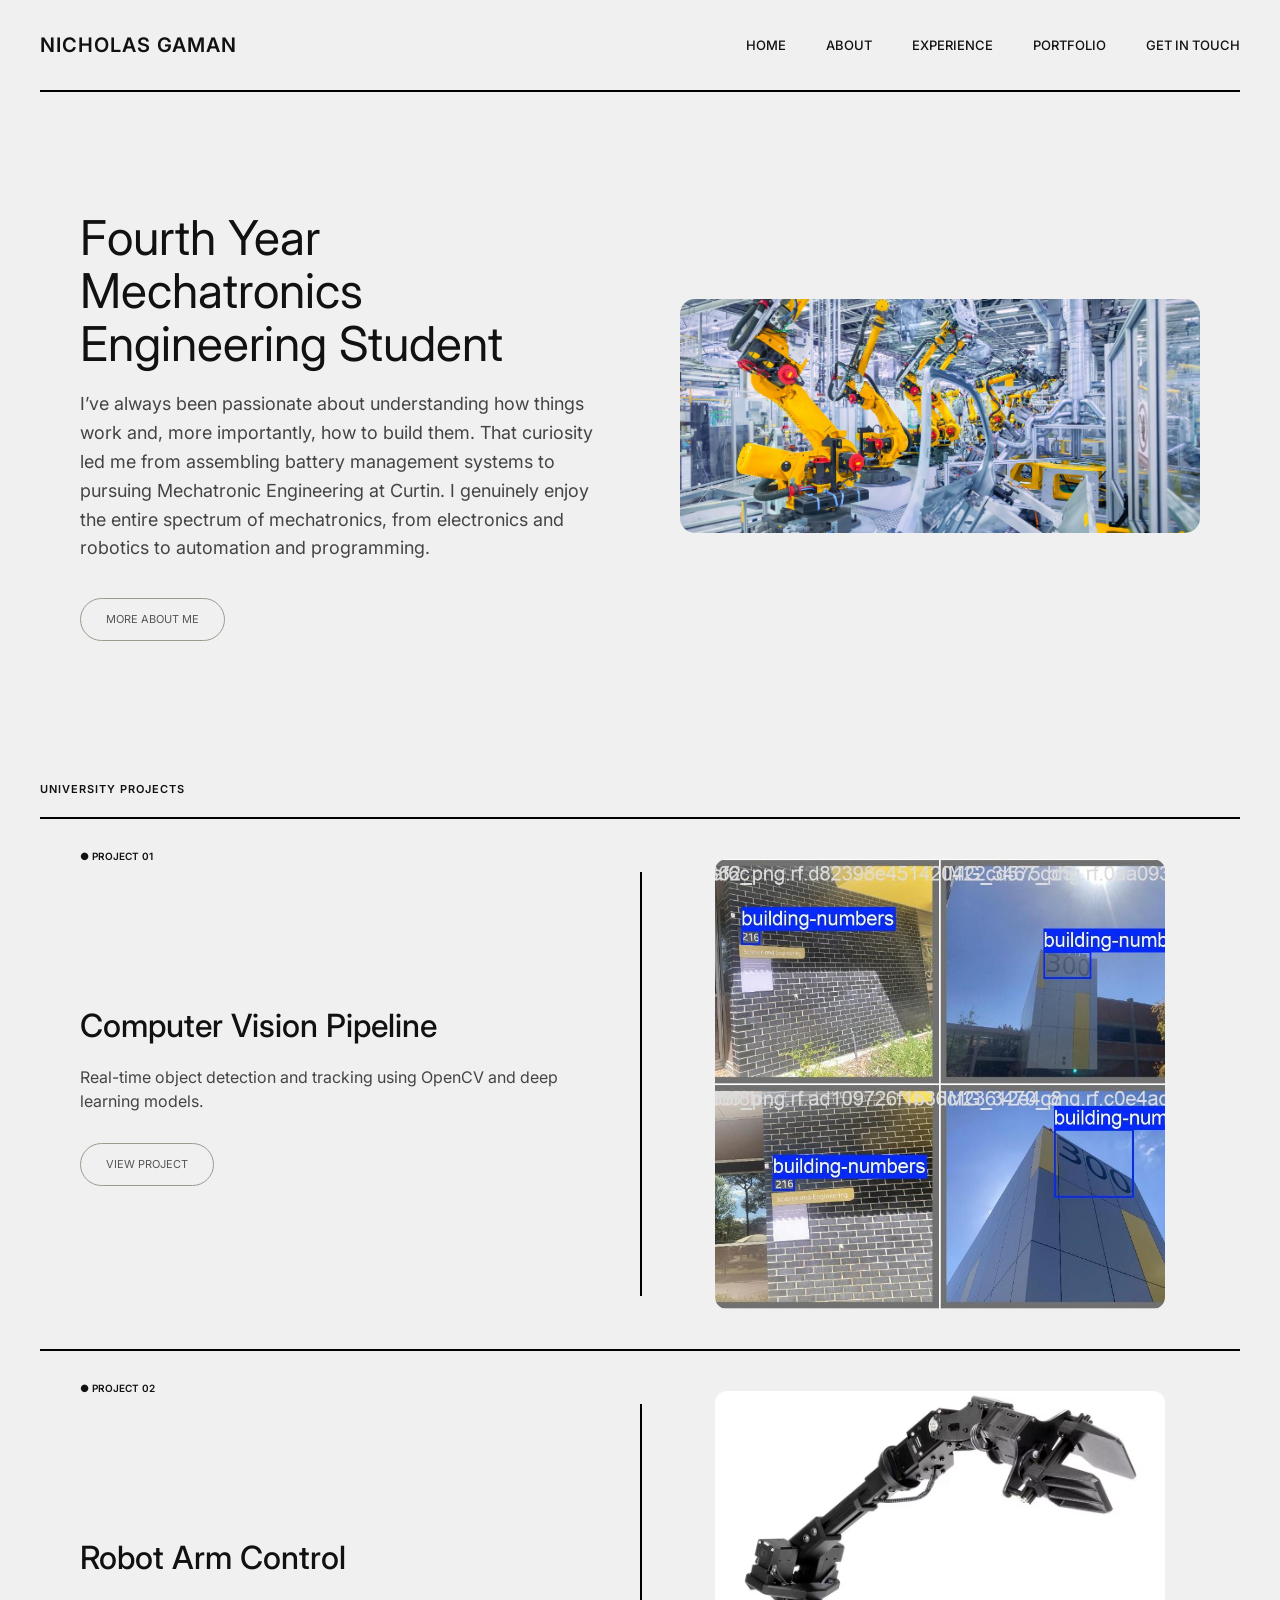
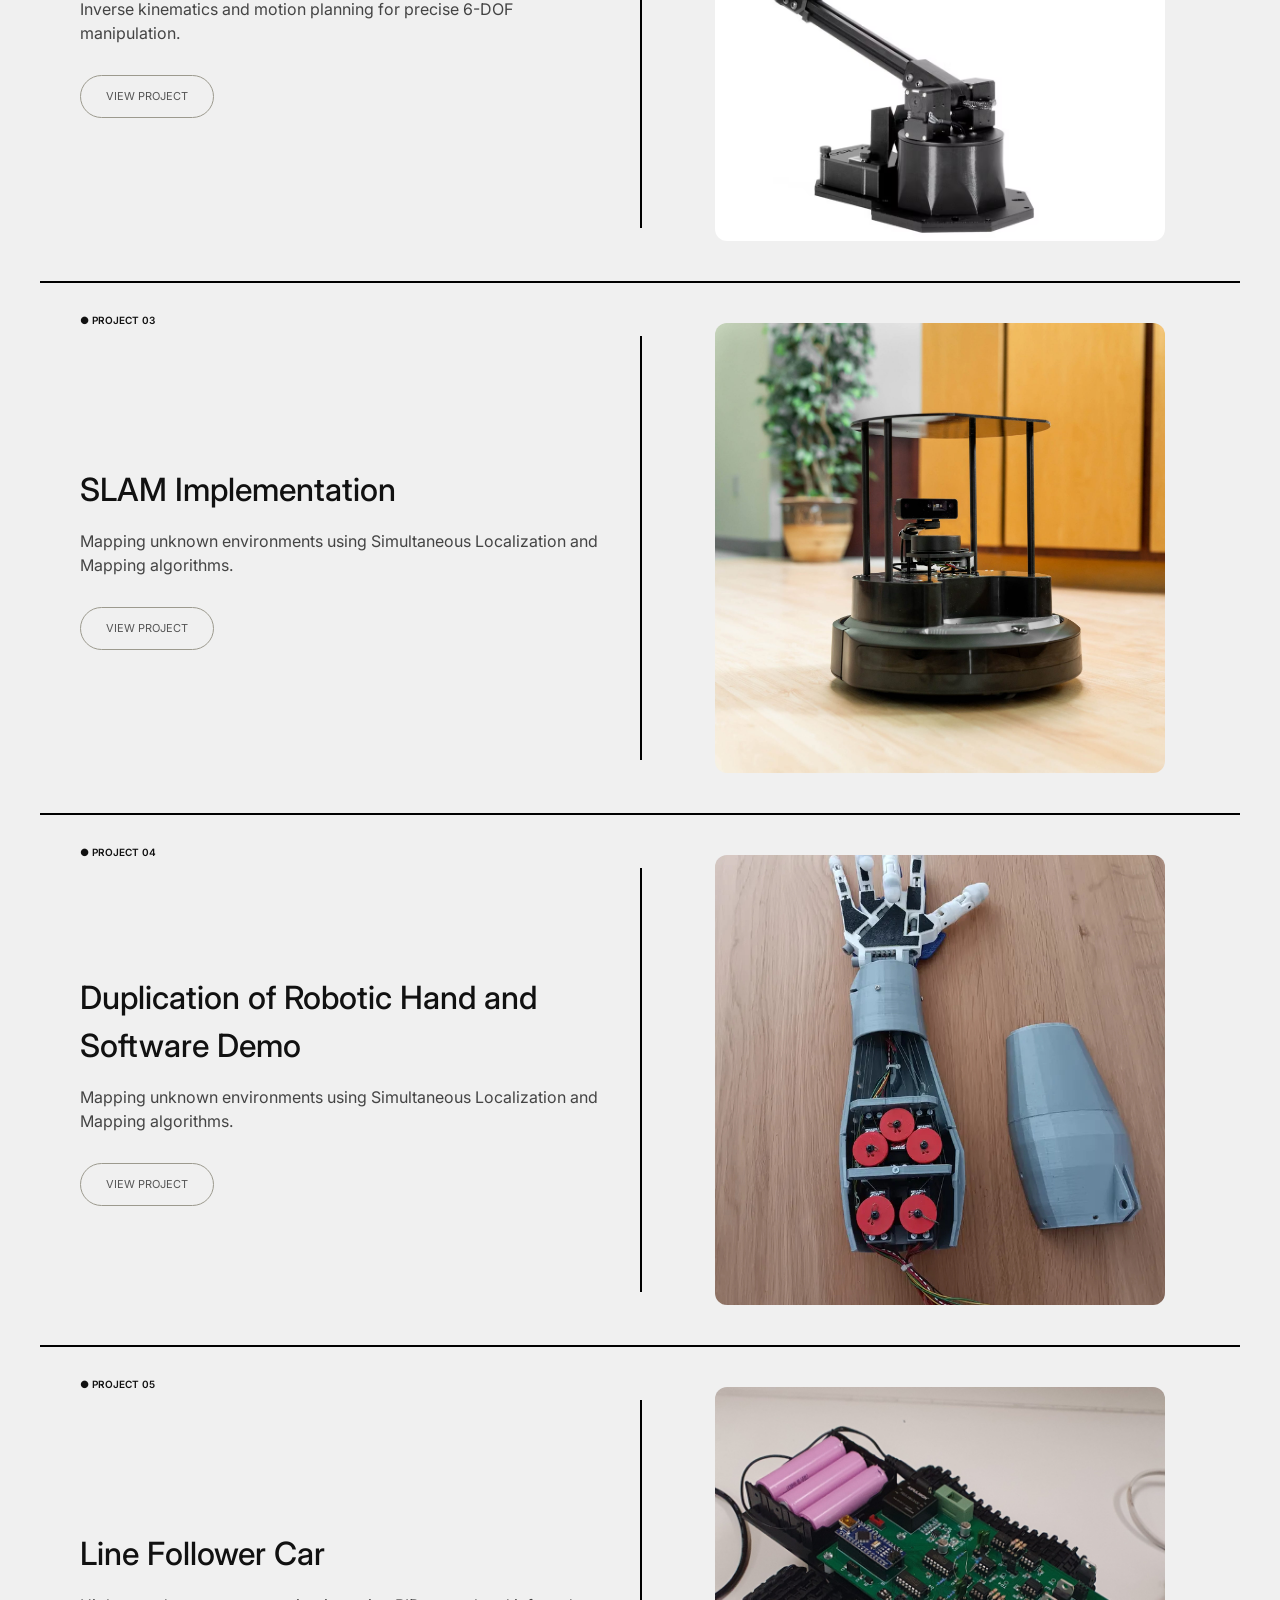
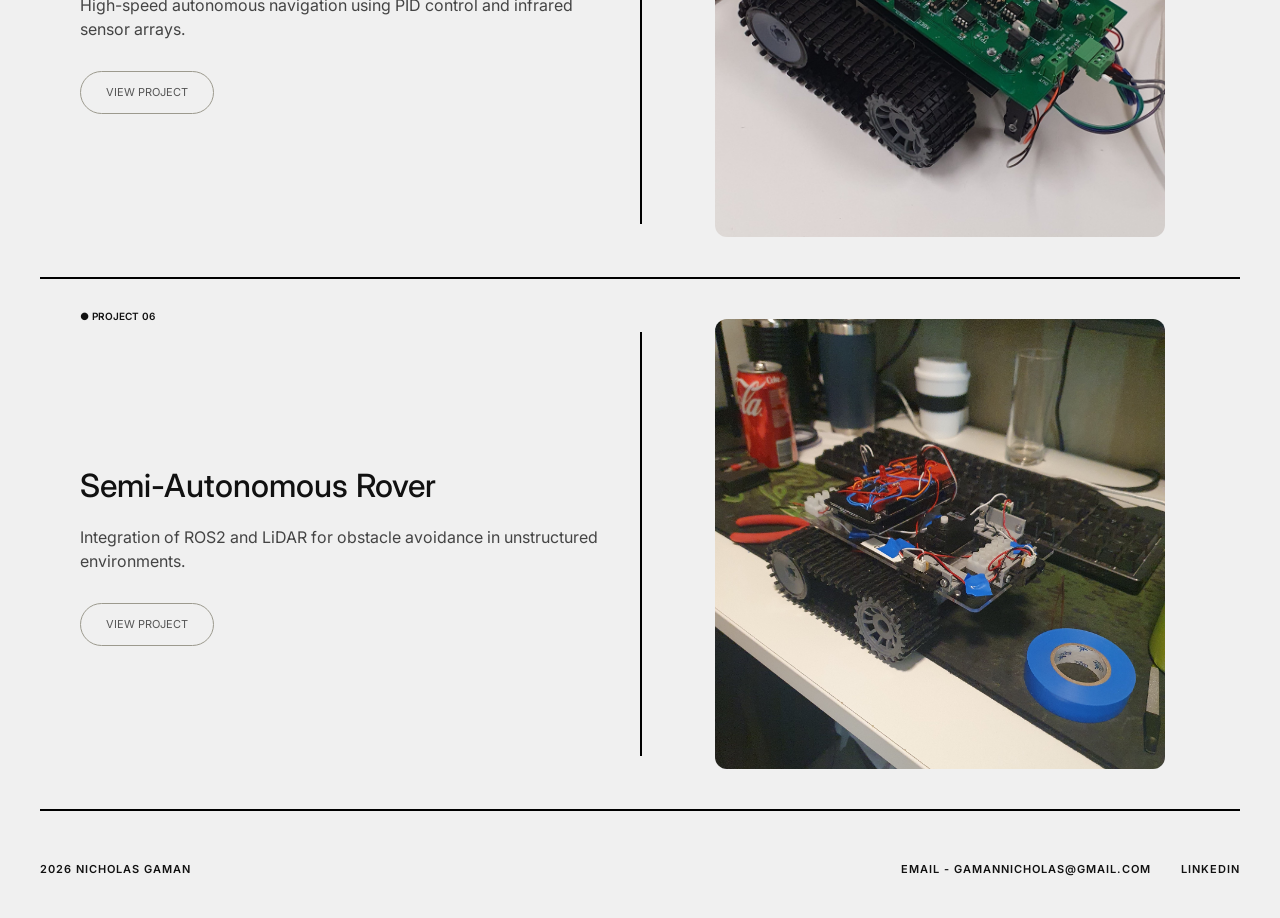
<file: index.html>
<!DOCTYPE html>
<html lang="en">
<head>
  <meta charset="UTF-8">
  <meta name="viewport" content="width=device-width, initial-scale=1.0">
  <title>Nicholas Gaman | Portfolio</title>
  <link rel="stylesheet" href="styles.css">
  <link rel="icon" type="image/png" href="icon.png?v=1">
</head>
<body>

<header class="site-nav">
  <nav>
    <div class="nav-left">Nicholas Gaman</div>
    <div class="nav-right">
      <a href="index.html">Home</a>
      <a href="about.html">About</a>
      <a href="experience.html">Experience</a>
      <div class="dropdown">
        <span>Portfolio</span>
        <div class="dropdown-content">
          <a href="cv_pipeline.html">Computer Vision Pipeline</a>
          <a href="robotic_arm.html">Robotic Arm Control</a>
          <a href="slam.html">SLAM Implementation</a>
          <a href="thesis.html">Duplication of Robotic Hand</a>
          <a href="line_follower.html">Line Follower Car</a>
          <a href="rover.html">Semi-Autonomous Rover</a>
        </div>
      </div>
      <a href="contact.html">Get In Touch</a>
    </div>
  </nav>
</header>

<section class="hero-row">
  <div class="col-left">
    <div class="hero-text">
      <h1>Fourth Year Mechatronics Engineering Student</h1>
      <p style="margin-top: 20px; max-width: 600px; line-height: 1.6;">
        I’ve always been passionate about understanding how things work and, more importantly, how to build them. That curiosity led me from assembling battery management systems to pursuing Mechatronic Engineering at Curtin. I genuinely enjoy the entire spectrum of mechatronics, from electronics and robotics to automation and programming.
      </p>
      
      <a href="about.html" class="btn-outline" style="margin-top: 35px; display: inline-block;">
        More About Me
      </a>
    </div>
  </div>
  <div class="col-right">
    <div class="hero-image-container">
      <img src="stock_img.jpg" alt="Nicholas Gaman" class="hero-img">
    </div>
  </div>
</section>

<div class="projects-title">University Projects</div>

<div class="grid-wrapper">

  <div class="project-row">
    <div class="col-left">
      <span class="project-label">● Project 01</span>
      <div class="project-info">
        <h3>Computer Vision Pipeline</h3>
        <p>Real-time object detection and tracking using OpenCV and deep learning models.</p>
        <a href="cv_pipeline.html" class="btn-outline">View Project</a>
      </div>
    </div>
    <div class="col-right">
      <a href="cv_pipeline.html" class="project-link">
        <img src="comp_vision.jpg" alt="Computer Vision Pipeline">
      </a>
    </div>
  </div>

  <div class="project-row">
    <div class="col-left">
      <span class="project-label">● Project 02</span>
      <div class="project-info">
        <h3>Robot Arm Control</h3>
        <p>Inverse kinematics and motion planning for precise 6-DOF manipulation.</p>
        <a href="robotic_arm.html" class="btn-outline">View Project</a>
      </div>
    </div>
    <div class="col-right">
      <a href="robotic_arm.html" class="project-link">
        <img src="wx250s.jpg" alt="Robotic Arm Control">
      </a>
    </div>
  </div>

  <div class="project-row">
    <div class="col-left">
      <span class="project-label">● Project 03</span>
      <div class="project-info">
        <h3>SLAM Implementation</h3>
        <p>Mapping unknown environments using Simultaneous Localization and Mapping algorithms.</p>
        <a href="slam.html" class="btn-outline">View Project</a>
      </div>
    </div>
    <div class="col-right">
      <a href="slam.html" class="project-link">
        <img src="turtlebot4.jpg" alt="SLAM Implementation">
      </a>
    </div>
  </div>

  <div class="project-row">
    <div class="col-left">
      <span class="project-label">● Project 04</span>
      <div class="project-info">
        <h3>Duplication of Robotic Hand and Software Demo</h3>
        <p>Mapping unknown environments using Simultaneous Localization and Mapping algorithms.</p>
        <a href="thesis.html" class="btn-outline">View Project</a>
      </div>
    </div>
    <div class="col-right">
      <a href="thesis.html" class="project-link">
        <img src="thesis.jpg" alt="SLAM Implementation">
      </a>
    </div>
  </div>
  
  <div class="project-row">
    <div class="col-left">
      <span class="project-label">● Project 05</span>
      <div class="project-info">
        <h3>Line Follower Car</h3>
        <p>High-speed autonomous navigation using PID control and infrared sensor arrays.</p>
        <a href="line_follower.html" class="btn-outline">View Project</a>
      </div>
    </div>
    <div class="col-right">
      <a href="line_follower.html" class="project-link">
        <img src="line_follower.jpg" alt="Line Follower Car">
      </a>
    </div>
  </div>

  <div class="project-row">
    <div class="col-left">
      <span class="project-label">● Project 06</span>
      <div class="project-info">
        <h3>Semi-Autonomous Rover</h3>
        <p>Integration of ROS2 and LiDAR for obstacle avoidance in unstructured environments.</p>
        <a href="rover.html" class="btn-outline">View Project</a>
      </div>
    </div>
    <div class="col-right">
      <a href="rover.html" class="project-link">
        <img src="rover.jpg" alt="Semi-Autonomous Rover">
      </a>
    </div>
  </div>

</div>

</body>

<footer>
  <div class="footer-left">
    2026 Nicholas Gaman
  </div>
  <div class="footer-right">
    <span class="footer-email">Email - gamannicholas@gmail.com</span>
    <a href="https://www.linkedin.com/in/nicholasgaman" target="_blank">LinkedIn</a>
  </div>
</footer>

</html>
</file>
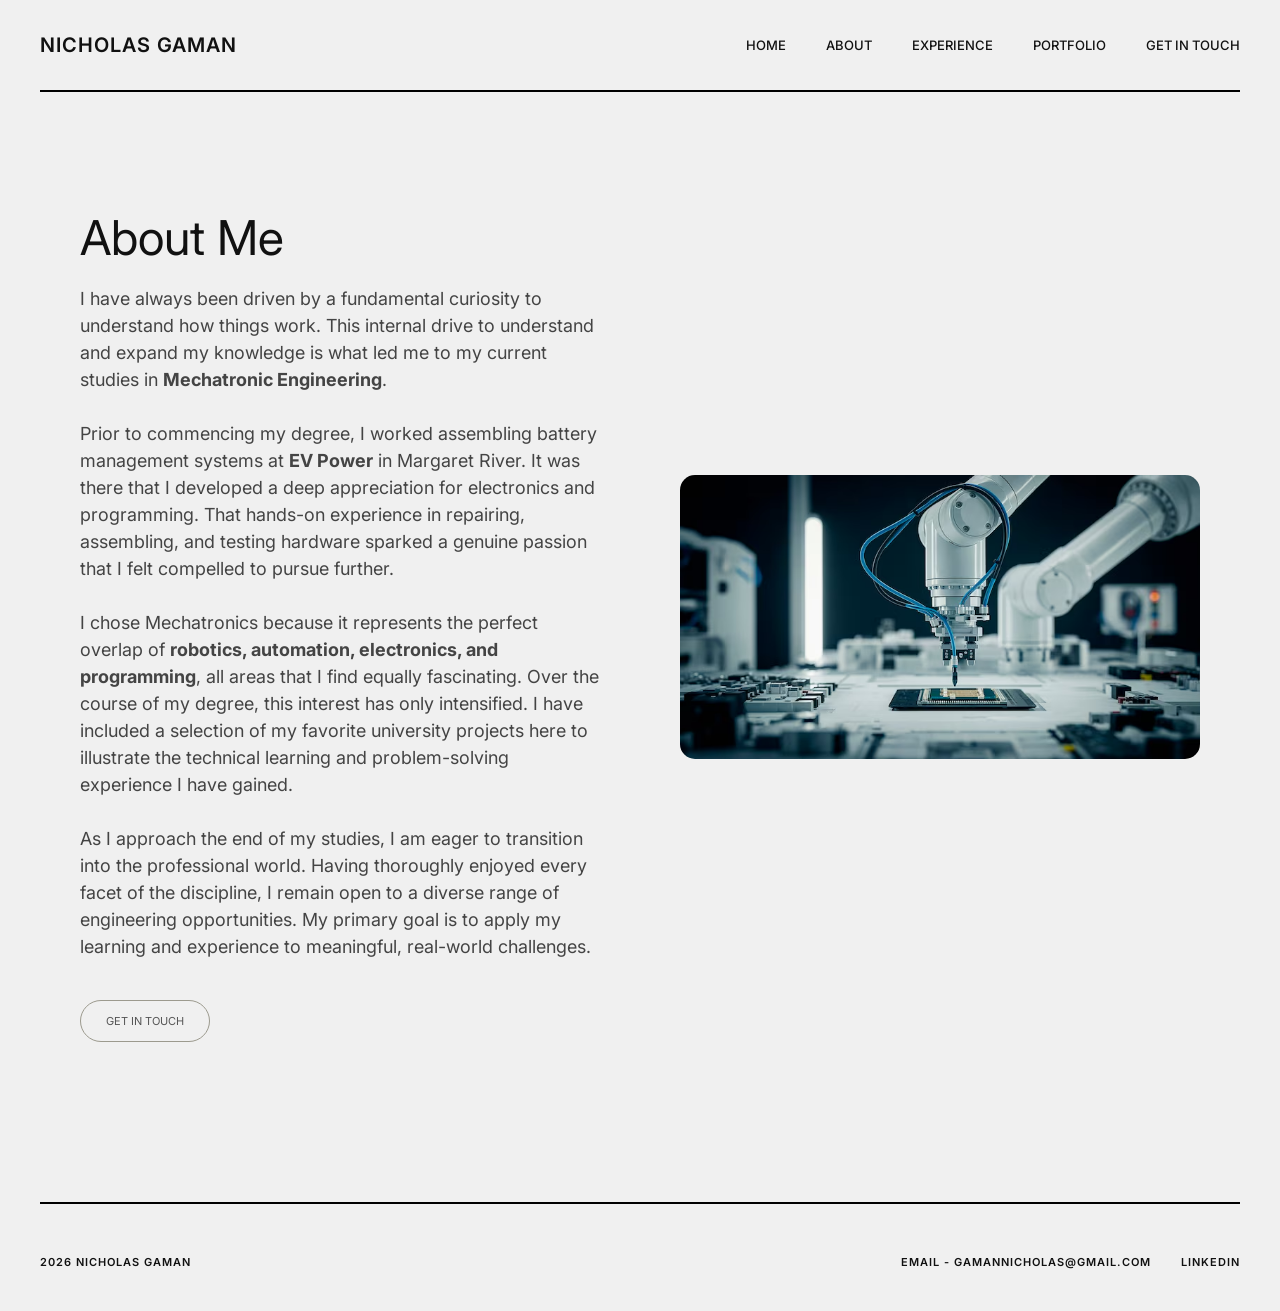
<file: about.html>
<!DOCTYPE html>
<html lang="en">
<head>
  <meta charset="UTF-8">
  <meta name="viewport" content="width=device-width, initial-scale=1.0">
  <title>About | Nicholas Gaman</title>
  <link rel="stylesheet" href="styles.css">
</head>
<body>

<header class="site-nav">
    <nav>
        <div class="nav-left">Nicholas Gaman</div>
        <div class="nav-right">
        <a href="index.html">Home</a>
        <a href="about.html">About</a>
        <a href="experience.html">Experience</a>
        <div class="dropdown">
            <span>Portfolio</span>
            <div class="dropdown-content">
            <a href="cv_pipeline.html">Computer Vision Pipeline</a>
            <a href="robotic_arm.html">Robotic Arm Control</a>
            <a href="slam.html">SLAM Implementation</a>
            <a href="thesis.html">Duplication of Robotic Hand</a>
            <a href="line_follower.html">Line Follower Car</a>
            <a href="rover.html">Semi-Autonomous Rover</a>
            </div>
        </div>
        <a href="contact.html">Get In Touch</a>
        </div>
    </nav>
</header>

<section class="hero-row">
    <div class="col-left">
      <div class="hero-text">
        <h1>About Me</h1>
        <p style="max-width: 600px;">
          I have always been driven by a fundamental curiosity to understand how things work. This internal drive to understand and expand my knowledge is what led me to my current studies in <strong>Mechatronic Engineering</strong>.
          <br><br>
          Prior to commencing my degree, I worked assembling battery management systems at <strong>EV Power</strong> in Margaret River. It was there that I developed a deep appreciation for electronics and programming. That hands-on experience in repairing, assembling, and testing hardware sparked a genuine passion that I felt compelled to pursue further.
          <br><br>
          I chose Mechatronics because it represents the perfect overlap of <strong>robotics, automation, electronics, and programming</strong>, all areas that I find equally fascinating. Over the course of my degree, this interest has only intensified. I have included a selection of my favorite university projects here to illustrate the technical learning and problem-solving experience I have gained.
          <br><br>
          As I approach the end of my studies, I am eager to transition into the professional world. Having thoroughly enjoyed every facet of the discipline, I remain open to a diverse range of engineering opportunities. My primary goal is to apply my learning and experience to meaningful, real-world challenges.
        </p>
        
        <a href="contact.html" class="btn-outline" style="margin-top: 40px; display: inline-block;">Get In Touch</a>
      </div>
    </div>
    <div class="col-right">
        <div class="hero-image-container">
            <img src="placeholder.jpg" alt="Nicholas Gaman" class="hero-img" style="filter: none;">
        </div>
        </div>
    </section>

<hr style="border: none; border-top: 2px solid #000; margin-top: 60px;">
<footer>
  <div class="footer-left">
    2026 Nicholas Gaman
  </div>
  <div class="footer-right">
    <span class="footer-email">Email - gamannicholas@gmail.com</span>
    <a href="https://www.linkedin.com/in/nicholasgaman" target="_blank">LinkedIn</a>
  </div>
</footer>

</body>
</html>
</file>
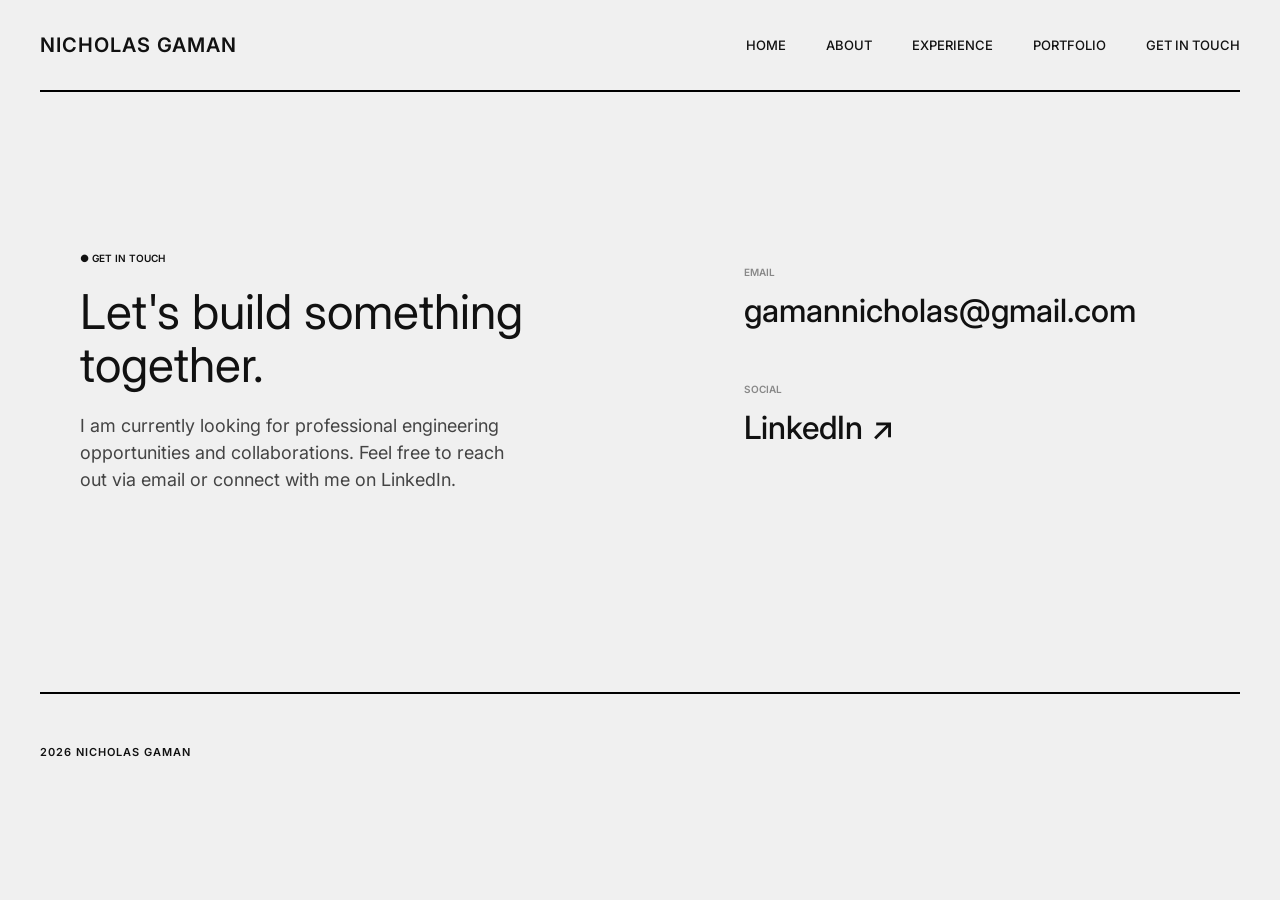
<file: contact.html>
<!DOCTYPE html>
<html lang="en">
<head>
  <meta charset="UTF-8">
  <meta name="viewport" content="width=device-width, initial-scale=1.0">
  <title>Contact | Nicholas Gaman</title>
  <link rel="stylesheet" href="styles.css">
</head>
<body>

<header class="site-nav">
    <nav>
        <div class="nav-left">Nicholas Gaman</div>
        <div class="nav-right">
        <a href="index.html">Home</a>
        <a href="about.html">About</a>
        <a href="experience.html">Experience</a>
        <div class="dropdown">
            <span>Portfolio</span>
            <div class="dropdown-content">
            <a href="cv_pipeline.html">Computer Vision Pipeline</a>
            <a href="robotic_arm.html">Robotic Arm Control</a>
            <a href="slam.html">SLAM Implementation</a>
            <a href="thesis.html">Duplication of Robotic Hand</a>
            <a href="line_follower.html">Line Follower Car</a>
            <a href="rover.html">Semi-Autonomous Rover</a>
            </div>
        </div>
        <a href="contact.html">Get In Touch</a>
        </div>
    </nav>
</header>

<section class="hero-row" style="min-height: 60vh; align-items: center;">
  <div class="col-left">
    <div class="hero-text">
      <span class="project-label" style="position: static; margin-bottom: 20px; display: block;">● Get in touch</span>
      <h1>Let's build something together.</h1>
      <p style="max-width: 450px; margin-top: 20px;">
        I am currently looking for professional engineering opportunities and collaborations. Feel free to reach out via email or connect with me on LinkedIn.
      </p>
    </div>
  </div>
  
  <div class="col-right">
    <div class="project-info">
      <div style="margin-bottom: 40px;">
        <span style="font-size: 10px; text-transform: uppercase; font-weight: 600; color: #888;">Email</span>
        <h3 style="margin-top: 5px;"><a href="mailto:gamannicholas@gmail.com" style="text-decoration: none; color: #111;">gamannicholas@gmail.com</a></h3>
      </div>
      
      <div>
        <span style="font-size: 10px; text-transform: uppercase; font-weight: 600; color: #888;">Social</span>
        <h3 style="margin-top: 5px;"><a href="https://www.linkedin.com/in/nicholasgaman" target="_blank" style="text-decoration: none; color: #111;">LinkedIn ↗</a></h3>
      </div>
    </div>
  </div>
</section>

<hr style="border: none; border-top: 2px solid #000; margin-top: 60px;">
<footer>
  <div class="footer-left">
    2026 Nicholas Gaman
  </div>
</footer>

</body>
</html>
</file>
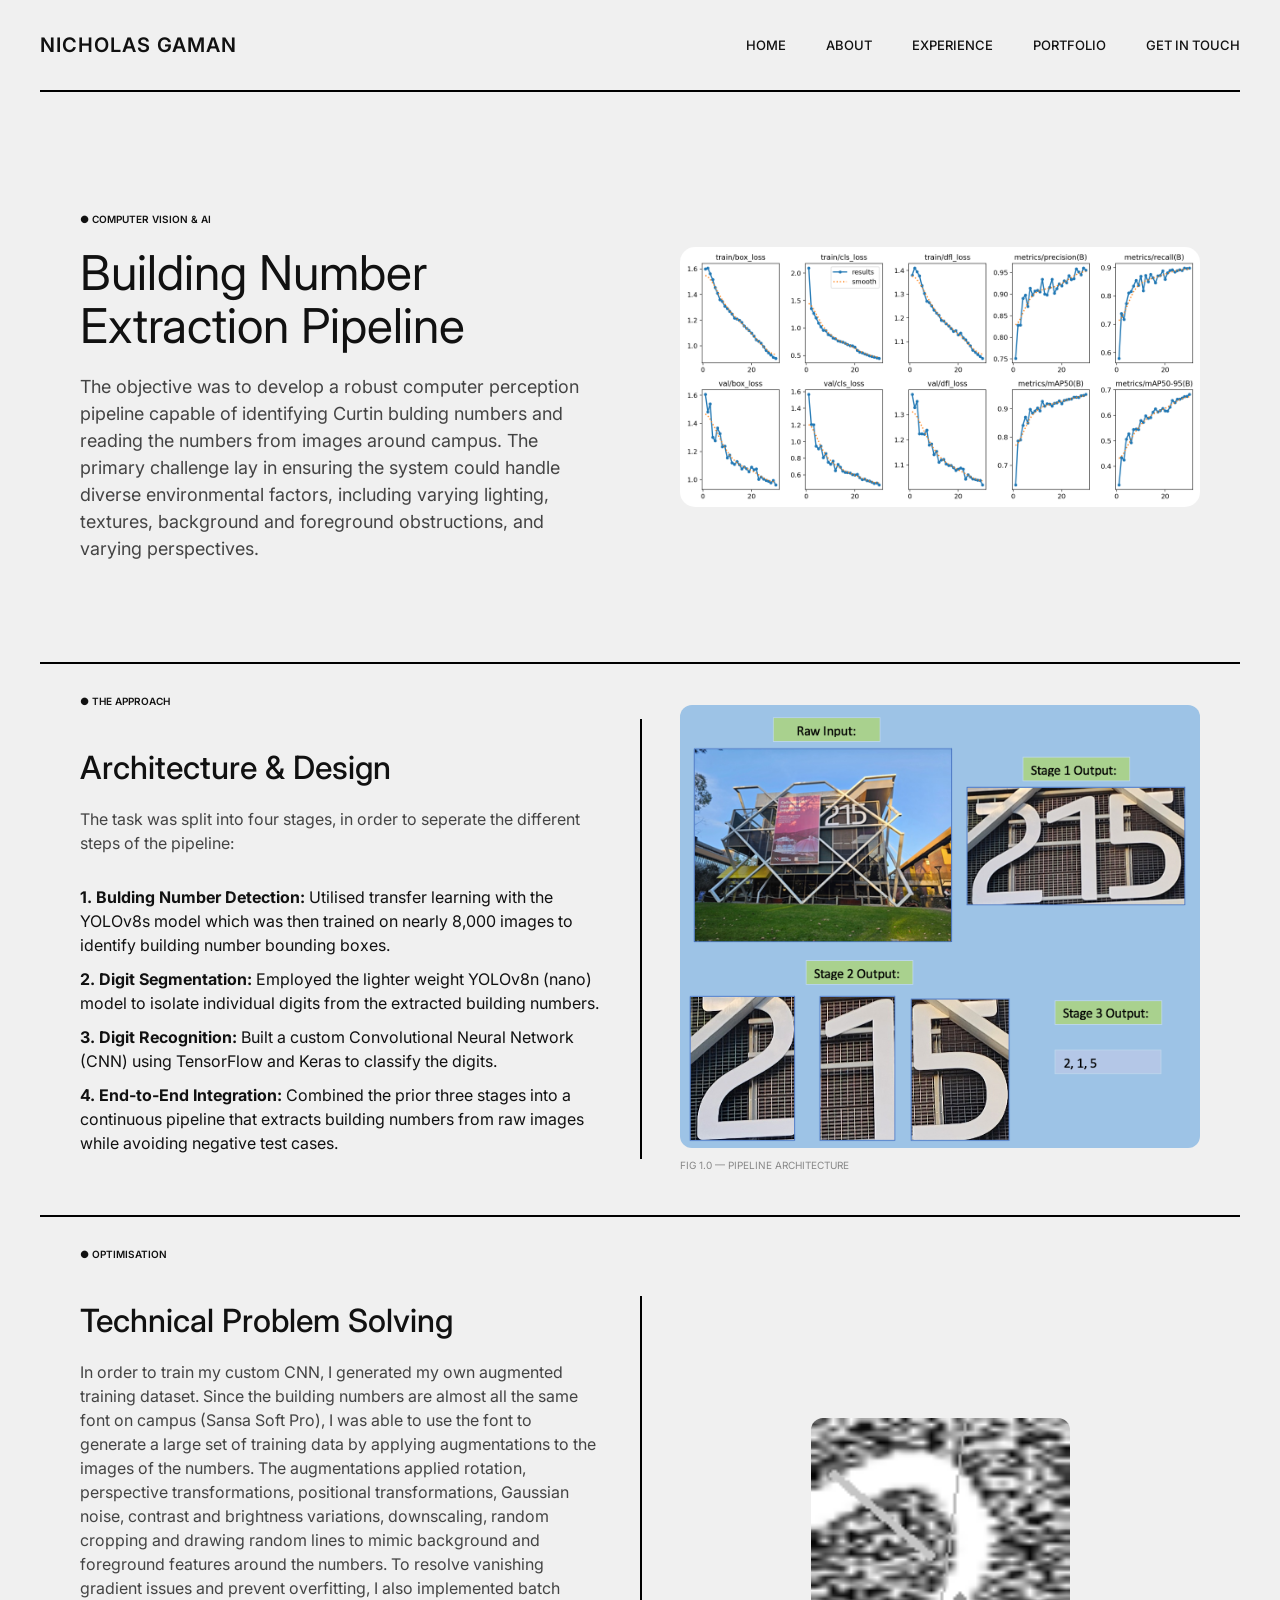
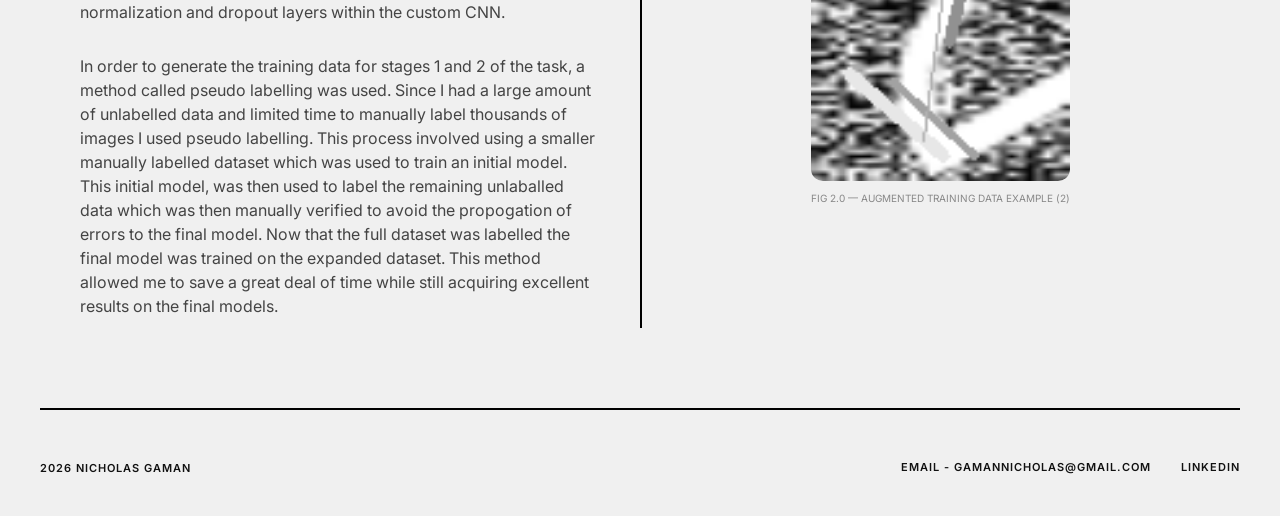
<file: cv_pipeline.html>
<!DOCTYPE html>
<html lang="en">
<head>
  <meta charset="UTF-8">
  <meta name="viewport" content="width=device-width, initial-scale=1.0">
  <title>Building Number Extraction | Nicholas Gaman</title>
  <link rel="stylesheet" href="styles.css">
</head>
<body>

<header class="site-nav">
<nav>
    <div class="nav-left">Nicholas Gaman</div>
    <div class="nav-right">
    <a href="index.html">Home</a>
    <a href="about.html">About</a>
    <a href="experience.html">Experience</a>
    <div class="dropdown">
        <span>Portfolio</span>
        <div class="dropdown-content">
        <a href="cv_pipeline.html">Computer Vision Pipeline</a>
        <a href="robotic_arm.html">Robotic Arm Control</a>
        <a href="slam.html">SLAM Implementation</a>
        <a href="thesis.html">Duplication of Robotic Hand</a>
        <a href="line_follower.html">Line Follower Car</a>
        <a href="rover.html">Semi-Autonomous Rover</a>
        </div>
    </div>
    <a href="contact.html">Get In Touch</a>
    </div>
</nav>
</header>

<section class="hero-row">
  <div class="col-left">
    <div class="hero-text">
      <span class="project-label" style="position: static; margin-bottom: 20px; display: block;">● Computer Vision & AI</span>
      <h1>Building Number Extraction Pipeline</h1>
      <p style="max-width: 550px; margin-top: 20px;">
        The objective was to develop a robust computer perception pipeline capable of identifying Curtin bulding numbers and reading the numbers from images around campus. The primary challenge lay in ensuring the system could handle diverse environmental factors, including varying lighting, textures, background and foreground obstructions, and varying perspectives.
      </p>
    </div>
  </div>
  <div class="col-right">
    <div class="hero-image-container">
      <img src="results.jpg" alt="CV Pipeline Detection" class="hero-img">
    </div>
  </div>
</section>

<div class="grid-wrapper">
    <div class="project-row">
      <div class="col-left">
        <span class="project-label">● The Approach</span>
        <div class="project-info">
          <h3>Architecture & Design</h3>
          <p>The task was split into four stages, in order to seperate the different steps of the pipeline:</p>
          <ul style="margin-top: 15px; list-style: none; padding: 0;">
            <li style="margin-bottom: 10px;"><strong>1. Bulding Number Detection:</strong> Utilised transfer learning with the YOLOv8s model which was then trained on nearly 8,000 images to identify building number bounding boxes.</li>
            <li style="margin-bottom: 10px;"><strong>2. Digit Segmentation:</strong> Employed the lighter weight YOLOv8n (nano) model to isolate individual digits from the extracted building numbers.</li>
            <li style="margin-bottom: 10px;"><strong>3. Digit Recognition:</strong> Built a custom Convolutional Neural Network (CNN) using TensorFlow and Keras to classify the digits.</li>
            <li><strong>4. End-to-End Integration:</strong> Combined the prior three stages into a continuous pipeline that extracts building numbers from raw images while avoiding negative test cases.</li>
          </ul>
        </div>
      </div>
      <div class="col-right">
        <div class="project-image-container">
          <img src="pipeline.jpg" alt="Pipeline Architecture" style="width: 100%;" class="is-static">
          <p style="font-size: 10px; color: #888; margin-top: 10px; text-transform: uppercase;">Fig 1.0 — Pipeline Architecture</p>
        </div>
      </div>
    </div>
  
    <div class="project-row">
      <div class="col-left">
        <span class="project-label">● Optimisation</span>
        <div class="project-info">
          <h3>Technical Problem Solving</h3>
          <p>In order to train my custom CNN, I generated my own augmented training dataset. Since the building numbers are almost all the same font on campus (Sansa Soft Pro), I was able to use the font to generate a large set of training data by applying augmentations to the images of the numbers. The augmentations applied rotation, perspective transformations, positional transformations, Gaussian noise, contrast and brightness variations, downscaling, random cropping and drawing random lines to mimic background and foreground features around the numbers. To resolve vanishing gradient issues and prevent overfitting, I also implemented batch normalization and dropout layers within the custom CNN.</p>
          <p style="margin-top: 15px;">In order to generate the training data for stages 1 and 2 of the task, a method called pseudo labelling was used. Since I had a large amount of unlabelled data and limited time to manually label thousands of images I used pseudo labelling. This process involved using a smaller manually labelled dataset which was used to train an initial model. This initial model, was then used to label the remaining unlaballed data which was then manually verified to avoid the propogation of errors to the final model. Now that the full dataset was labelled the final model was trained on the expanded dataset. This method allowed me to save a great deal of time while still acquiring excellent results on the final models.</p>
        </div>
      </div>
      <div class="col-right">
        <div class="project-image-container">
          <img src="custom.jpg" alt="Data Augmentation Samples" style="width: 100%;" class="is-static">
          <p style="font-size: 10px; color: #888; margin-top: 10px; text-transform: uppercase;">Fig 2.0 — Augmented Training Data Example (2)</p>
        </div>
      </div>
    </div>
  </div>

<footer>
<div class="footer-left">
    2026 Nicholas Gaman
</div>
<div class="footer-right">
    <span class="footer-email">Email - gamannicholas@gmail.com</span>
    <a href="https://www.linkedin.com/in/nicholasgaman" target="_blank">LinkedIn</a>
</div>
</footer>
</file>
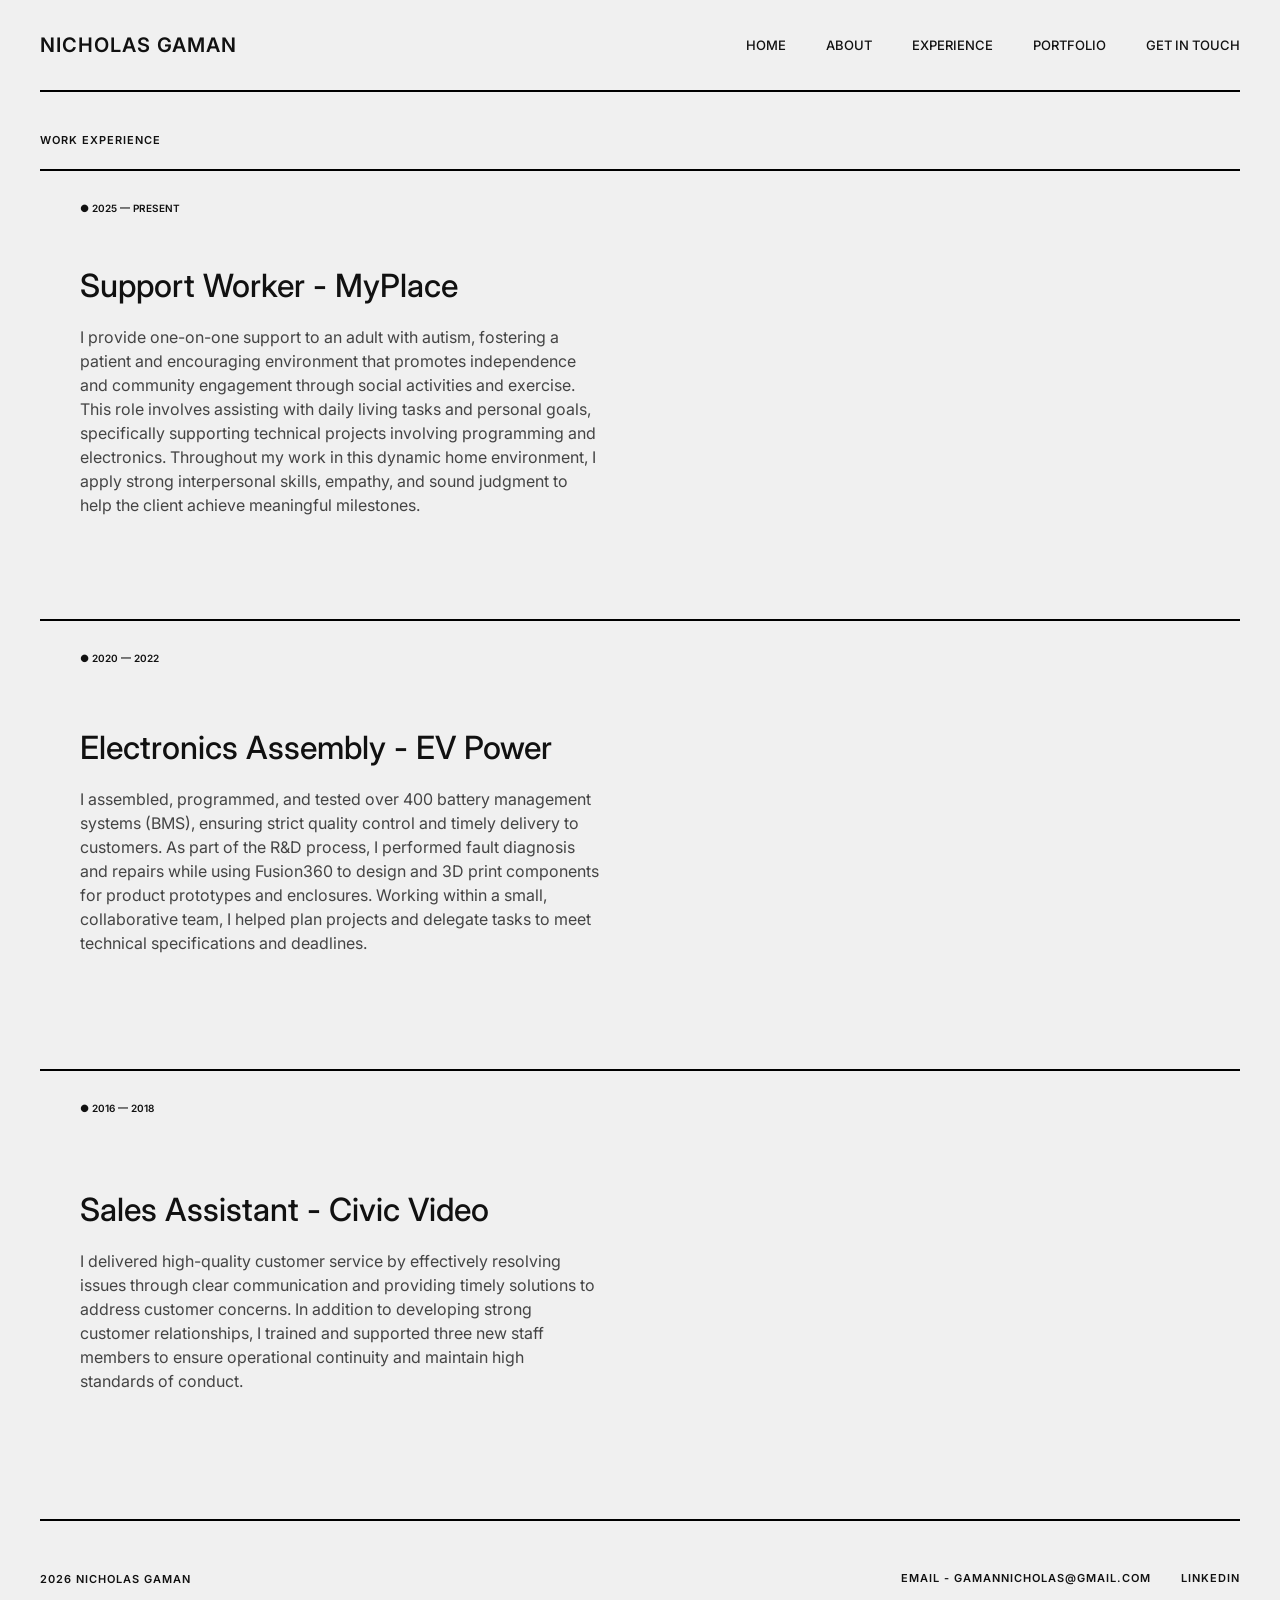
<file: experience.html>
<!DOCTYPE html>
<html lang="en">
<head>
  <meta charset="UTF-8">
  <meta name="viewport" content="width=device-width, initial-scale=1.0">
  <title>Experience | Nicholas Gaman</title>
  <link rel="stylesheet" href="styles.css">
  <link rel="icon" type="image/png" href="icon.png?v=1">
</head>
<body>

<header class="site-nav">
  <nav>
    <div class="nav-left">Nicholas Gaman</div>
    <div class="nav-right">
      <a href="index.html">Home</a>
      <a href="about.html">About</a>
      <a href="experience.html">Experience</a>
      <div class="dropdown">
        <span>Portfolio</span>
        <div class="dropdown-content">
          <a href="cv_pipeline.html">Computer Vision Pipeline</a>
          <a href="robotic_arm.html">Robotic Arm Control</a>
          <a href="slam.html">SLAM Implementation</a>
          <a href="thesis.html">Duplication of Robotic Hand</a>
          <a href="line_follower.html">Line Follower Car</a>
          <a href="rover.html">Semi-Autonomous Rover</a>
        </div>
      </div>
      <a href="contact.html">Get In Touch</a>
    </div>
  </nav>
</header>

<div class="projects-title">Work Experience</div>

<div class="grid-wrapper">
  <div class="project-row">
    <div class="col-left">
      <span class="project-label">● 2025 — Present</span>
      <div class="project-info">
        <h3>Support Worker - MyPlace</h3>
        <p>I provide one-on-one support to an adult with autism, fostering a patient and encouraging environment that promotes independence and community engagement through social activities and exercise. This role involves assisting with daily living tasks and personal goals, specifically supporting technical projects involving programming and electronics. Throughout my work in this dynamic home environment, I apply strong interpersonal skills, empathy, and sound judgment to help the client achieve meaningful milestones.</p>
      </div>
    </div>
  </div>

  <div class="project-row">
    <div class="col-left">
      <span class="project-label">● 2020 — 2022</span>
      <div class="project-info">
        <h3>Electronics Assembly - EV Power</h3>
        <p>I assembled, programmed, and tested over 400 battery management systems (BMS), ensuring strict quality control and timely delivery to customers. As part of the R&D process, I performed fault diagnosis and repairs while using Fusion360 to design and 3D print components for product prototypes and enclosures. Working within a small, collaborative team, I helped plan projects and delegate tasks to meet technical specifications and deadlines.</p>
      </div>
    </div>
  </div>

    <div class="project-row">
      <div class="col-left">
        <span class="project-label">● 2016 — 2018</span>
        <div class="project-info">
          <h3>Sales Assistant - Civic Video</h3>
          <p>I delivered high-quality customer service by effectively resolving issues through clear communication and providing timely solutions to address customer concerns. In addition to developing strong customer relationships, I trained and supported three new staff members to ensure operational continuity and maintain high standards of conduct.</p>
        </div>
      </div>
</div>

<footer>
  <div class="footer-left">
    2026 Nicholas Gaman
  </div>
  <div class="footer-right">
    <span class="footer-email">Email - gamannicholas@gmail.com</span>
    <a href="https://www.linkedin.com/in/nicholasgaman" target="_blank">LinkedIn</a>
  </div>
</footer>

</body>
</html>
</file>
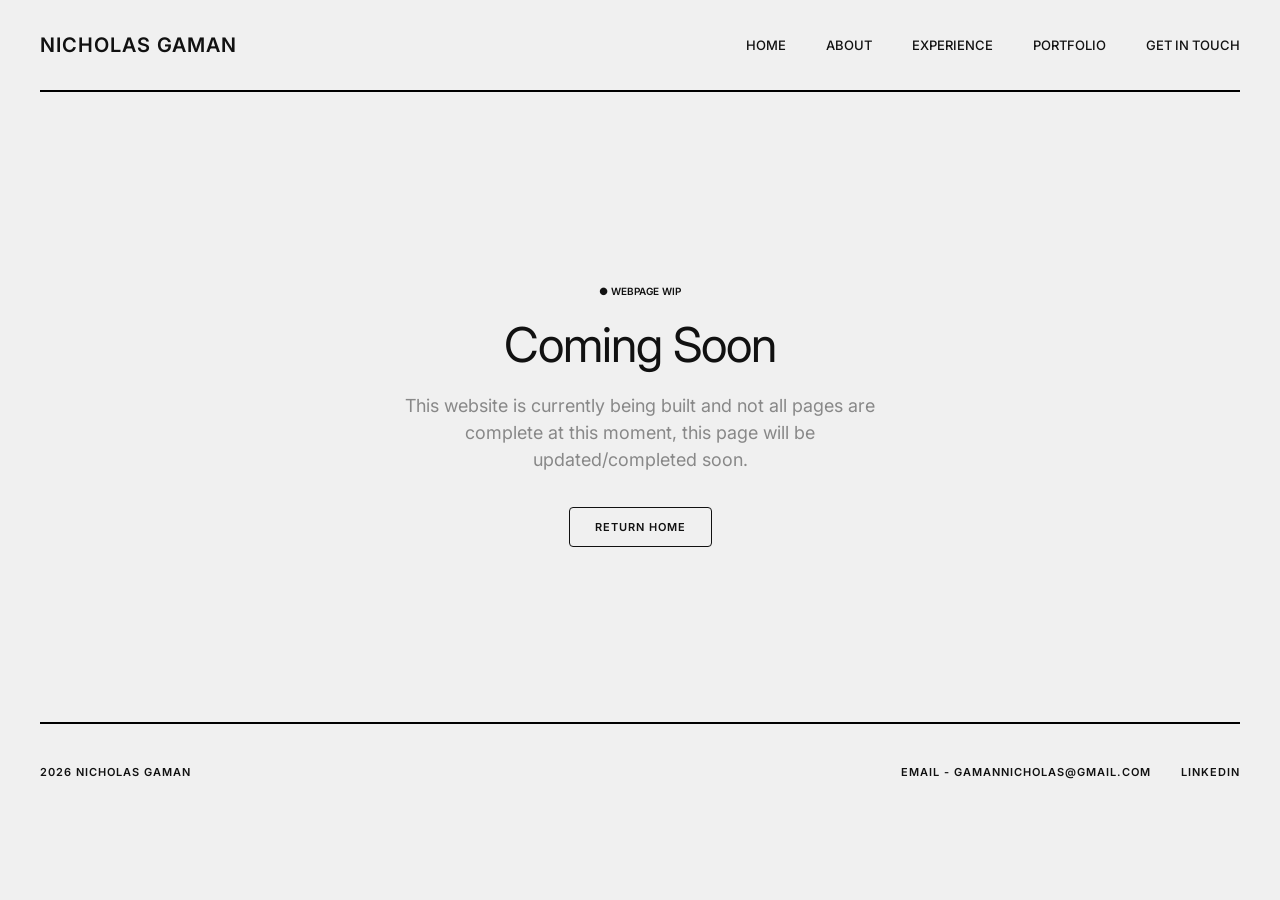
<file: line_follower.html>
<!DOCTYPE html>
<html lang="en">
<head>
  <meta charset="UTF-8">
  <meta name="viewport" content="width=device-width, initial-scale=1.0">
  <title>Under Development | Nicholas Gaman</title>
  <link rel="stylesheet" href="styles.css">
  <link rel="icon" type="image/png" href="icon.png?v=1">
</head>
<body>

<header class="site-nav">
  <nav>
    <div class="nav-left">Nicholas Gaman</div>
    <div class="nav-right">
      <a href="index.html">Home</a>
      <a href="about.html">About</a>
      <a href="experience.html">Experience</a>
      <div class="dropdown">
        <span>Portfolio</span>
        <div class="dropdown-content">
          <a href="cv_pipeline.html">Computer Vision Pipeline</a>
          <a href="robotic_arm.html">Robotic Arm Control</a>
          <a href="slam.html">SLAM Implementation</a>
          <a href="thesis.html">Duplication of Robotic Hand</a>
          <a href="line_follower.html">Line Follower Car</a>
          <a href="rover.html">Semi-Autonomous Rover</a>
        </div>
      </div>
      <a href="contact.html">Get In Touch</a>
    </div>
  </nav>
</header>

<main style="min-height: 70vh; display: flex; align-items: center; justify-content: center; text-align: center;">
  <section class="hero-text">
    <span class="project-label" style="position: static; margin-bottom: 20px; display: inline-block;">● Webpage WIP</span>
    <h1 style="font-size: 3rem; letter-spacing: -1px;">Coming Soon</h1>
    <p style="max-width: 500px; margin: 20px auto; color: #888;">
      This website is currently being built and not all pages are complete at this moment, this page will be updated/completed soon.
    </p>
    <div style="margin-top: 40px;">
      <a href="index.html" style="text-decoration: none; font-size: 11px; text-transform: uppercase; font-weight: 600; letter-spacing: 1px; color: #111; border: 1px solid #111; padding: 12px 25px; border-radius: 4px;">Return Home</a>
    </div>
  </section>
</main>

<footer style="border-top: 2px solid #000; margin-top: 0; padding-top: 40px;">
  <div class="footer-left">
    2026 Nicholas Gaman
  </div>
  <div class="footer-right">
    <span class="footer-email">Email - gamannicholas@gmail.com</span>
    <a href="https://www.linkedin.com/in/nicholasgaman" target="_blank">LinkedIn</a>
  </div>
</footer>

</body>
</html>
</file>
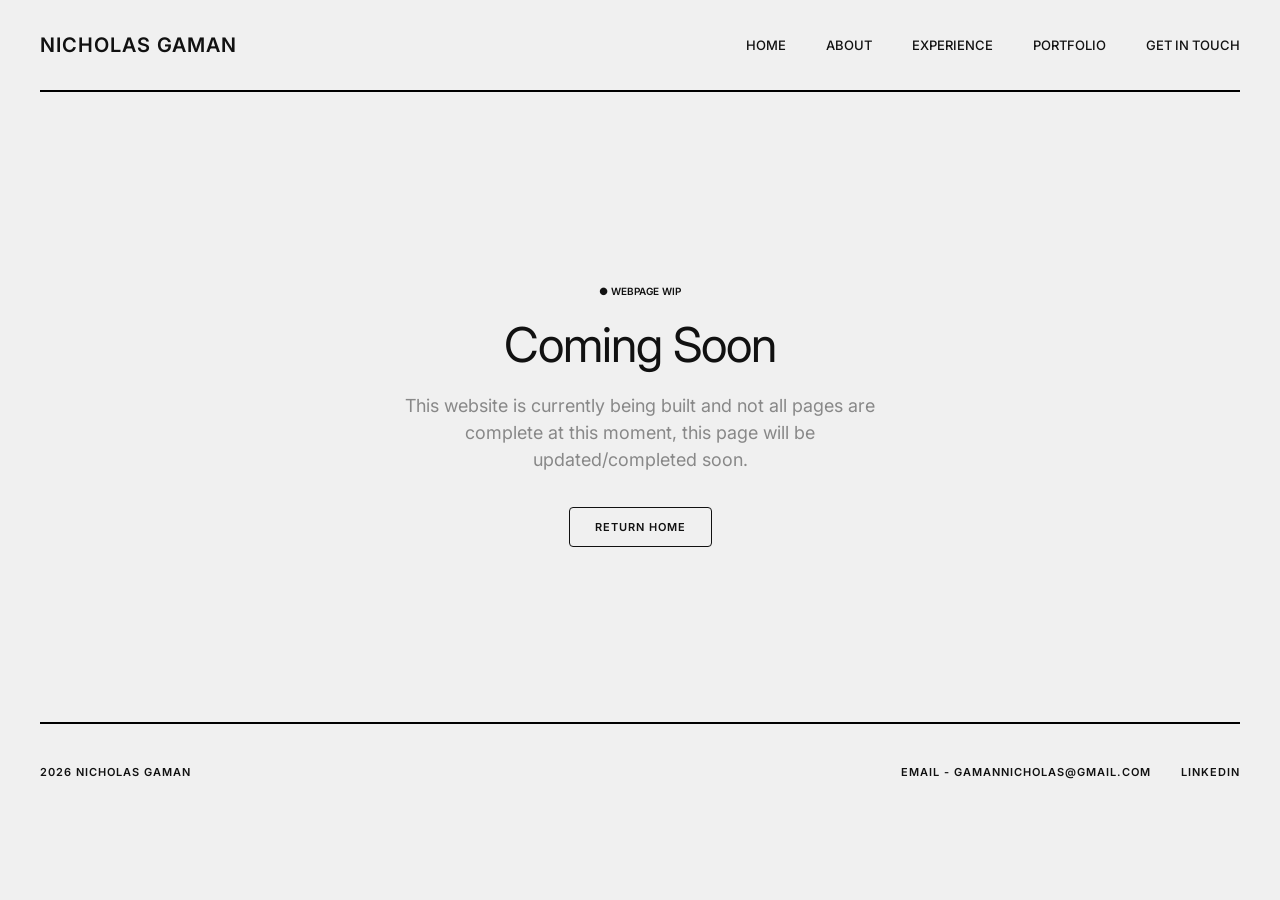
<file: rover.html>
<!DOCTYPE html>
<html lang="en">
<head>
  <meta charset="UTF-8">
  <meta name="viewport" content="width=device-width, initial-scale=1.0">
  <title>Under Development | Nicholas Gaman</title>
  <link rel="stylesheet" href="styles.css">
</head>
<body>

<header class="site-nav">
    <nav>
        <div class="nav-left">Nicholas Gaman</div>
        <div class="nav-right">
        <a href="index.html">Home</a>
        <a href="about.html">About</a>
        <a href="experience.html">Experience</a>
        <div class="dropdown">
            <span>Portfolio</span>
            <div class="dropdown-content">
            <a href="cv_pipeline.html">Computer Vision Pipeline</a>
            <a href="robotic_arm.html">Robotic Arm Control</a>
            <a href="slam.html">SLAM Implementation</a>
            <a href="thesis.html">Duplication of Robotic Hand</a>
            <a href="line_follower.html">Line Follower Car</a>
            <a href="rover.html">Semi-Autonomous Rover</a>
            </div>
        </div>
        <a href="contact.html">Get In Touch</a>
        </div>
    </nav>
</header>

<main style="min-height: 70vh; display: flex; align-items: center; justify-content: center; text-align: center;">
  <section class="hero-text">
    <span class="project-label" style="position: static; margin-bottom: 20px; display: inline-block;">● Webpage WIP</span>
    <h1 style="font-size: 3rem; letter-spacing: -1px;">Coming Soon</h1>
    <p style="max-width: 500px; margin: 20px auto; color: #888;">
      This website is currently being built and not all pages are complete at this moment, this page will be updated/completed soon.
    </p>
    <div style="margin-top: 40px;">
      <a href="index.html" style="text-decoration: none; font-size: 11px; text-transform: uppercase; font-weight: 600; letter-spacing: 1px; color: #111; border: 1px solid #111; padding: 12px 25px; border-radius: 4px;">Return Home</a>
    </div>
  </section>
</main>

<footer style="border-top: 2px solid #000; margin-top: 0; padding-top: 40px;">
  <div class="footer-left">
    2026 Nicholas Gaman
  </div>
  <div class="footer-right">
    <span class="footer-email">Email - gamannicholas@gmail.com</span>
    <a href="https://www.linkedin.com/in/nicholasgaman" target="_blank">LinkedIn</a>
  </div>
</footer>

</body>
</html>
</file>
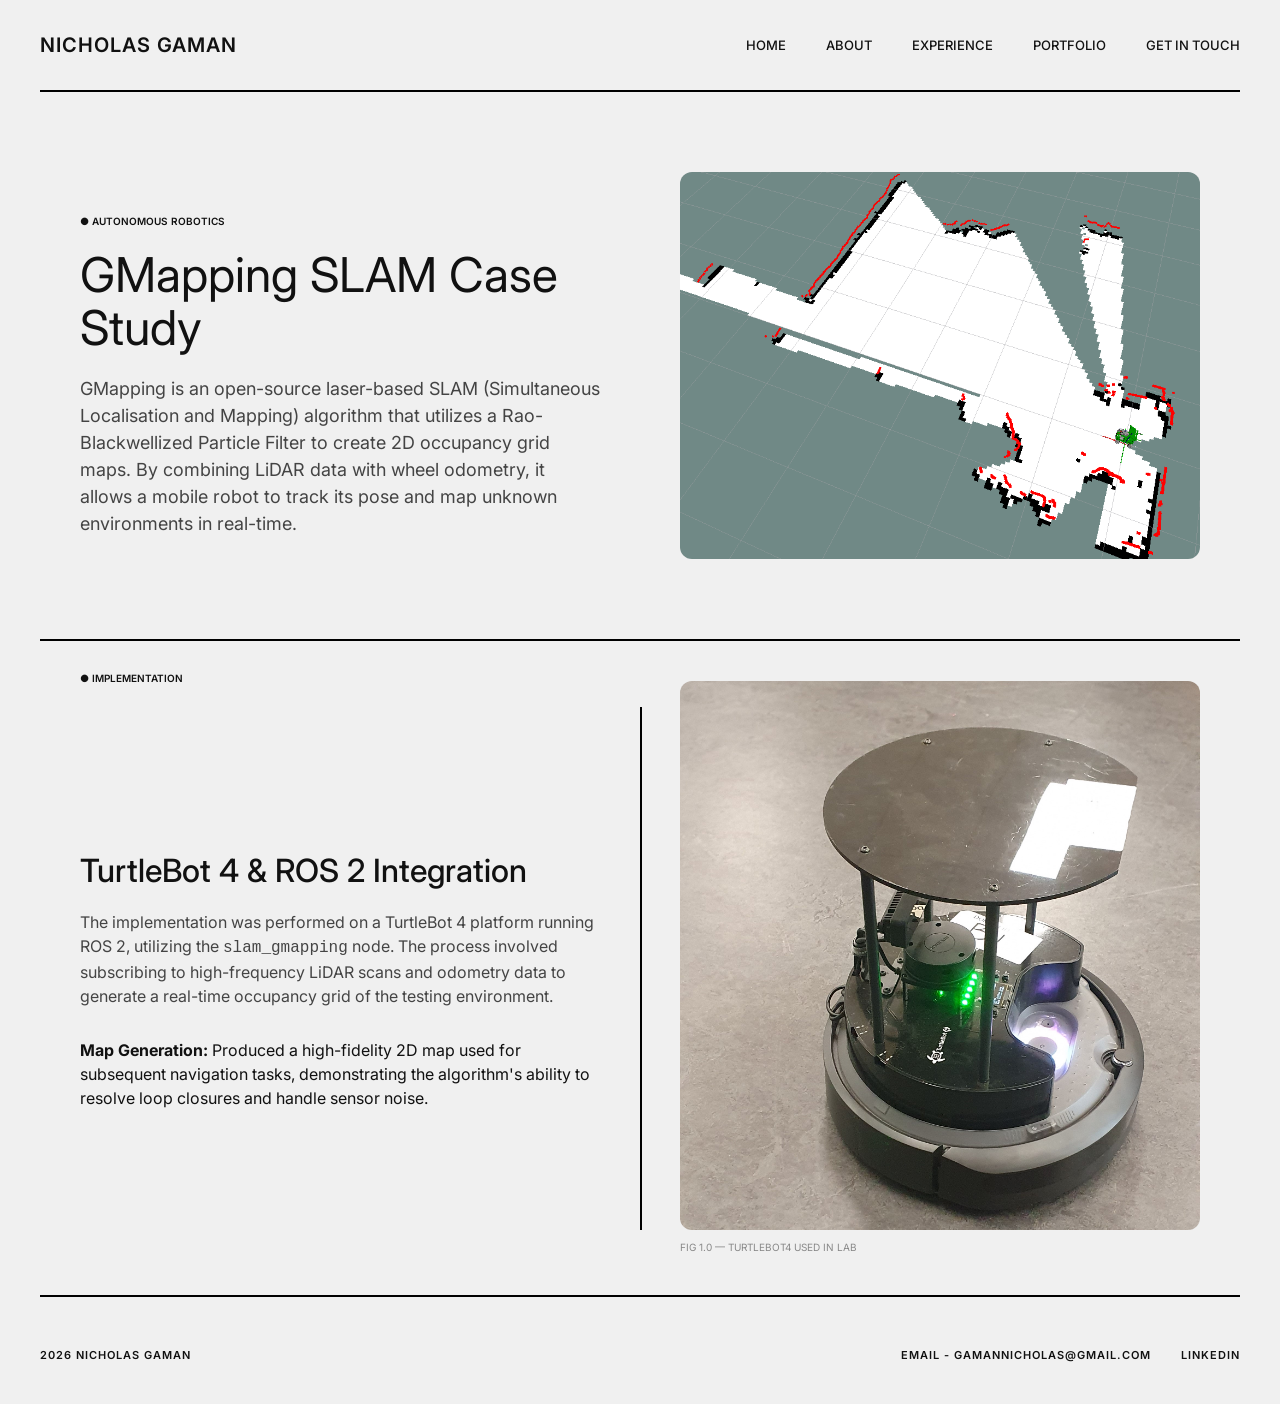
<file: slam.html>
<!DOCTYPE html>
<html lang="en">
<head>
  <meta charset="UTF-8">
  <meta name="viewport" content="width=device-width, initial-scale=1.0">
  <title>SLAM Implementation | Nicholas Gaman</title>
  <link rel="stylesheet" href="styles.css">
  <link rel="icon" type="image/png" href="icon.png?v=1">
</head>
<body>

<header class="site-nav">
<nav>
    <div class="nav-left">Nicholas Gaman</div>
    <div class="nav-right">
    <a href="index.html">Home</a>
    <a href="about.html">About</a>
    <a href="experience.html">Experience</a>
    <div class="dropdown">
        <span>Portfolio</span>
        <div class="dropdown-content">
        <a href="cv_pipeline.html">Computer Vision Pipeline</a>
        <a href="robotic_arm.html">Robotic Arm Control</a>
        <a href="slam.html">SLAM Implementation</a>
        <a href="thesis.html">Duplication of Robotic Hand</a>
        <a href="line_follower.html">Line Follower Car</a>
        <a href="rover.html">Semi-Autonomous Rover</a>
        </div>
    </div>
    <a href="contact.html">Get In Touch</a>
    </div>
</nav>
</header>

<section class="hero-row">
  <div class="col-left">
    <div class="hero-text">
      <span class="project-label" style="position: static; margin-bottom: 20px; display: block;">● Autonomous Robotics</span>
      <h1>GMapping SLAM Case Study</h1>
      <p style="max-width: 550px; margin-top: 20px;">
        GMapping is an open-source laser-based SLAM (Simultaneous Localisation and Mapping) algorithm that utilizes a Rao-Blackwellized Particle Filter to create 2D occupancy grid maps. By combining LiDAR data with wheel odometry, it allows a mobile robot to track its pose and map unknown environments in real-time.
      </p>
    </div>
  </div>
  <div class="col-right">
    <div class="hero-image-container">
      <img src="gmapping.png" alt="TurtleBot 4 SLAM" class="hero-img is-static">
    </div>
  </div>
</section>

<div class="grid-wrapper">
  <div class="project-row">
    <div class="col-left">
      <span class="project-label">● Implementation</span>
      <div class="project-info">
        <h3>TurtleBot 4 & ROS 2 Integration</h3>
        <p>The implementation was performed on a TurtleBot 4 platform running ROS 2, utilizing the <code>slam_gmapping</code> node. The process involved subscribing to high-frequency LiDAR scans and odometry data to generate a real-time occupancy grid of the testing environment.</p>
        <ul style="margin-top: 15px; list-style: none; padding: 0;">
          <li><strong>Map Generation:</strong> Produced a high-fidelity 2D map used for subsequent navigation tasks, demonstrating the algorithm's ability to resolve loop closures and handle sensor noise.</li>
        </ul>
      </div>
    </div>
    <div class="col-right">
      <div class="project-image-container">
        <img src="turtlebot.jpg" alt="Generated SLAM Map" class="is-static" style="width: 100%;">
        <p style="font-size: 10px; color: #888; margin-top: 10px; text-transform: uppercase;">Fig 1.0 — TurtleBot4 Used in Lab</p>
      </div>
    </div>
  </div>
</div>

<footer>
  <div class="footer-left">
    2026 Nicholas Gaman
  </div>
  <div class="footer-right">
    <span class="footer-email">Email - gamannicholas@gmail.com</span>
    <a href="https://www.linkedin.com/in/nicholasgaman" target="_blank">LinkedIn</a>
  </div>
</footer>

</body>
</html>
</file>
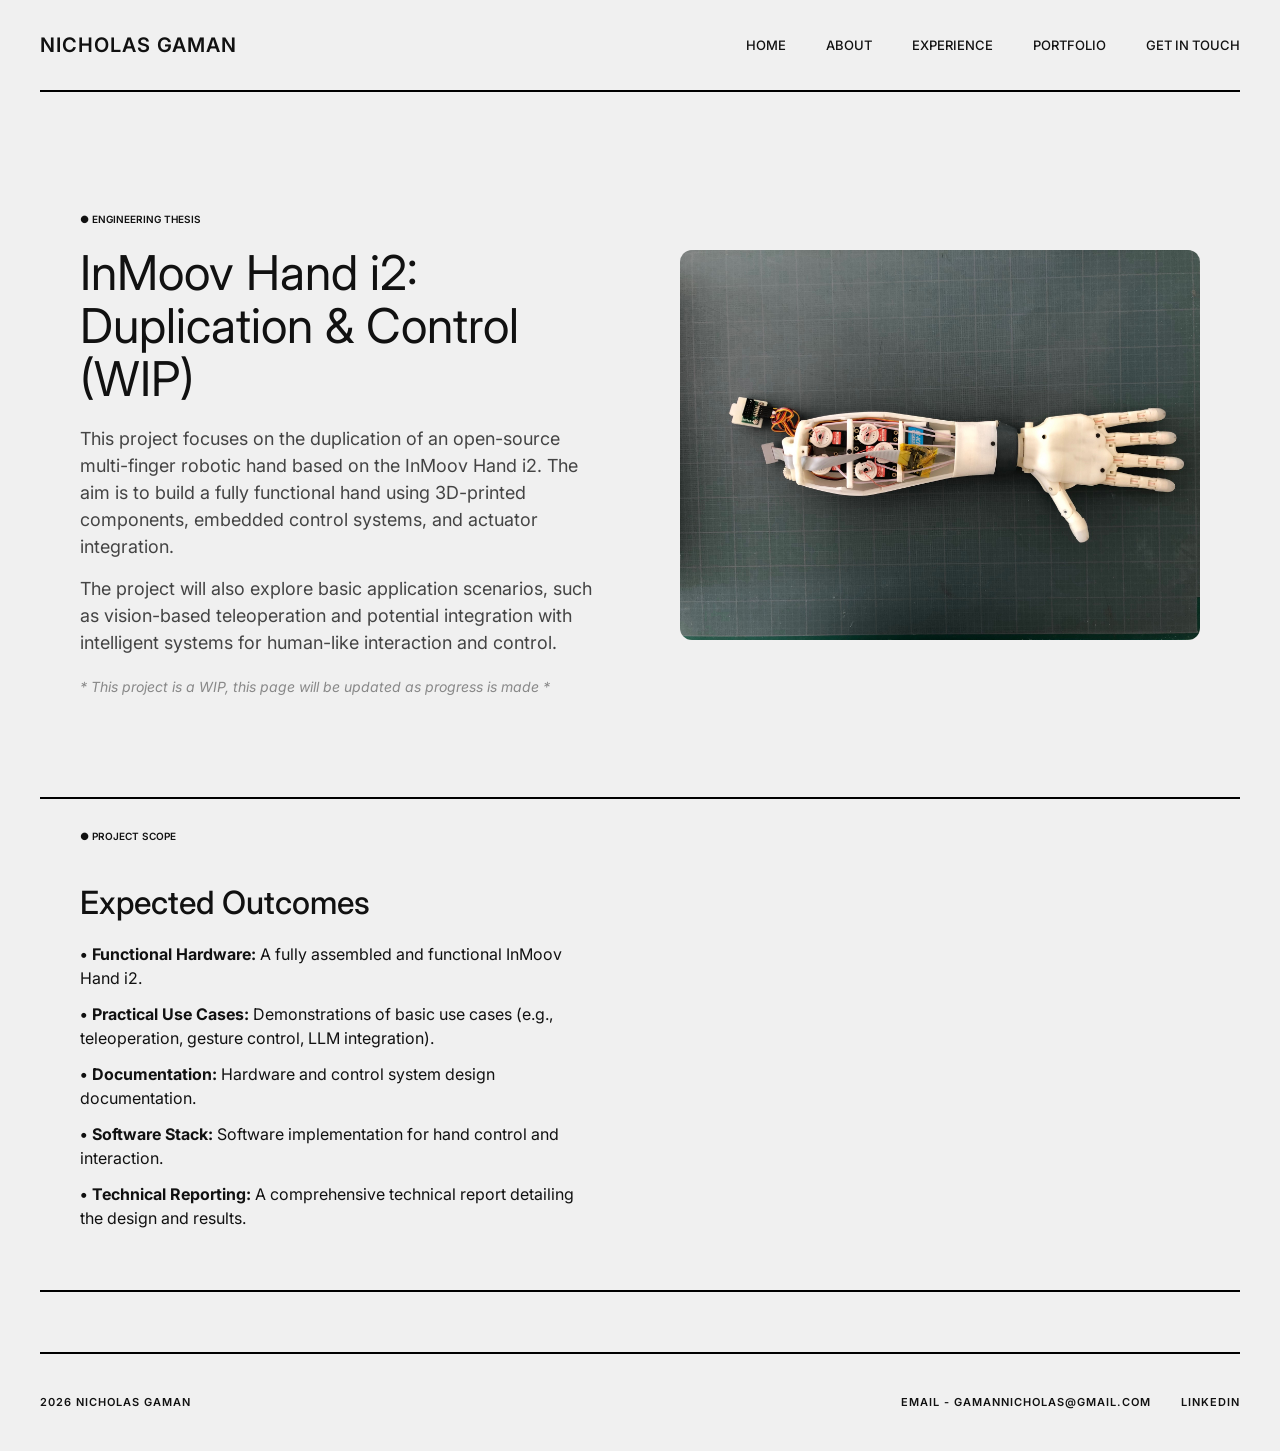
<file: thesis.html>
<!DOCTYPE html>
<html lang="en">
<head>
  <meta charset="UTF-8">
  <meta name="viewport" content="width=device-width, initial-scale=1.0">
  <title>Thesis | Nicholas Gaman</title>
  <link rel="stylesheet" href="styles.css">
  <link rel="icon" type="image/png" href="icon.png?v=1">
</head>
<body>

<header class="site-nav">
    <nav>
        <div class="nav-left">Nicholas Gaman</div>
        <div class="nav-right">
        <a href="index.html">Home</a>
        <a href="about.html">About</a>
        <a href="experience.html">Experience</a>
        <div class="dropdown">
            <span>Portfolio</span>
            <div class="dropdown-content">
            <a href="cv_pipeline.html">Computer Vision Pipeline</a>
            <a href="robotic_arm.html">Robotic Arm Control</a>
            <a href="slam.html">SLAM Implementation</a>
            <a href="thesis.html">Duplication of Robotic Hand</a>
            <a href="line_follower.html">Line Follower Car</a>
            <a href="rover.html">Semi-Autonomous Rover</a>
            </div>
        </div>
        <a href="contact.html">Get In Touch</a>
        </div>
    </nav>
</header>

<section class="hero-row">
  <div class="col-left">
    <div class="hero-text">
      <span class="project-label" style="position: static; margin-bottom: 20px; display: block;">● Engineering Thesis</span>
      <h1>InMoov Hand i2: Duplication & Control (WIP)</h1>
      <p style="max-width: 550px; margin-top: 20px;">
        This project focuses on the duplication of an open-source multi-finger robotic hand based on the InMoov Hand i2. The aim is to build a fully functional hand using 3D-printed components, embedded control systems, and actuator integration.
      </p>
      <p style="max-width: 550px; margin-top: 15px;">
        The project will also explore basic application scenarios, such as vision-based teleoperation and potential integration with intelligent systems for human-like interaction and control.
      </p>
      <p style="max-width: 550px; margin-top: 20px; font-size: 14px; color: #888; font-style: italic;">
        * This project is a WIP, this page will be updated as progress is made *
      </p>
    </div>
  </div>
  <div class="col-right">
    <div class="hero-image-container">
      <img src="inmoov_hand.jpg" alt="InMoov Hand i2 Render" class="hero-img is-static">
    </div>
  </div>
</section>

<div class="grid-wrapper">
  <div class="project-row">
    <div class="col-left">
      <span class="project-label">● Project Scope</span>
      <div class="project-info">
        <h3>Expected Outcomes</h3>
        <ul style="margin-top: 15px; list-style: none; padding: 0;">
          <li style="margin-bottom: 12px;"><strong>• Functional Hardware:</strong> A fully assembled and functional InMoov Hand i2.</li>
          <li style="margin-bottom: 12px;"><strong>• Practical Use Cases:</strong> Demonstrations of basic use cases (e.g., teleoperation, gesture control, LLM integration).</li>
          <li style="margin-bottom: 12px;"><strong>• Documentation:</strong> Hardware and control system design documentation.</li>
          <li style="margin-bottom: 12px;"><strong>• Software Stack:</strong> Software implementation for hand control and interaction.</li>
          <li><strong>• Technical Reporting:</strong> A comprehensive technical report detailing the design and results.</li>
        </ul>
      </div>
    </div>
  </div>
</div>

<footer style="border-top: 2px solid #000; margin-top: 60px; padding-top: 40px;">
  <div class="footer-left">
    2026 Nicholas Gaman
  </div>
  <div class="footer-right">
    <span class="footer-email">Email - gamannicholas@gmail.com</span>
    <a href="https://www.linkedin.com/in/nicholasgaman" target="_blank">LinkedIn</a>
  </div>
</footer>

</body>
</html>
</file>
<file: styles.css>
@import url('https://fonts.googleapis.com/css2?family=Inter:wght@300;400;500;600&display=swap');

/* --- 1. BASE RESET --- */
* {
  margin: 0;
  padding: 0;
  box-sizing: border-box;
}

html, body {
  max-width: 100%;
  overflow-x: hidden;
  margin: 0;
  padding: 0;
}

body {
  font-family: 'Inter', sans-serif;
  background-color: #F0F0F0;
  color: #111;
  padding: 0 40px; /* Outer page gap */
  line-height: 1.5;
}

/* --- 2. NAVIGATION --- */
nav {
  display: flex;
  justify-content: space-between;
  padding: 30px 0;
  align-items: center; 
  border-bottom: 2px solid #000;
}

.nav-left {
  font-weight: 600;
  font-size: 20px;
  text-transform: uppercase;
  letter-spacing: 1px;
}

.nav-right {
  display: flex;
  gap: 40px;
  align-items: center; /* Vertical center alignment for the whole row */
}

/* FIX: Forces 'a' and 'span' to behave identically in the flex row */
nav a, 
.dropdown span {
  text-decoration: none;
  color: #111;
  font-size: 13px;
  text-transform: uppercase;
  font-weight: 500;
  cursor: pointer;
  
  display: flex;
  align-items: center;
  height: 20px; /* Uniform bounding box for all nav items */
  line-height: 1;
}

/* --- 3. DROPDOWN (Desktop) --- */
.dropdown {
  position: relative;
  display: flex;
  align-items: center;
  /* This ensures the hover area extends all the way to the bottom of the nav */
  padding-bottom: 10px; 
  margin-bottom: -10px;
}

.dropdown-content {
  display: none;
  position: absolute;
  background-color: #F0F0F0; 
  /* THE FIX: Start exactly at the bottom of the nav bar */
  top: 100%; 
  /* THE FIX: Center the menu under the word 'Portfolio' */
  left: 50%;
  transform: translateX(-50%);
  
  padding: 5px 0;
  border: 2px solid #000;
  min-width: 240px;
  z-index: 100;
}

.dropdown-content a {
  display: block;
  padding: 12px 20px;
  text-transform: none;
  white-space: nowrap;
  font-size: 13px;
  border-bottom: 1px solid rgba(0,0,0,0.1);
  height: auto;
  /* THE FIX: Center the text inside the boxes */
  text-align: center; 
  color: #111;
  text-decoration: none;
}

/* Ensure the menu stays open while moving the mouse down */
.dropdown:hover .dropdown-content {
  display: block;
}

.dropdown-content a:hover {
  background-color: #E0E0E0 !important; /* Slightly darker grey highlight */
  color: #000 !important;              /* Sharpens text to pure black */
  transition: background-color 0.2s ease; /* Makes the highlight feel smooth */
}

/* --- 4. HERO SECTION --- */
.hero-row {
  display: grid;
  grid-template-columns: 1fr 1fr;
  padding: 40px 0;
}

.hero-text h1 {
  font-size: clamp(24px, 5vw, 48px);
  font-weight: 400;
  line-height: 1.1;
  margin-bottom: 20px;
}

.hero-text p {
  font-size: 18px;
  max-width: 450px;
  color: #444;
}

.hero-image-container {
  display: flex;
  justify-content: center;
  align-items: center;
}

.hero-img {
  max-width: 100%;
  border-radius: 15px;
}

/* --- 5. PROJECT GRID --- */
.projects-title {
  padding: 40px 0 20px 0;
  font-size: 11px;
  text-transform: uppercase;
  letter-spacing: 1px;
  font-weight: 600;
}

.grid-wrapper {
  border-top: 2px solid #000;
}

.project-row {
  display: grid;
  grid-template-columns: 1fr 1fr;
  border-bottom: 2px solid #000;
  min-height: 450px;
}

.col-left {
  padding: 80px 40px 60px 40px; 
  display: flex;
  flex-direction: column;
  justify-content: center;
  position: relative;
}

.col-right {
  padding: 40px;
  display: flex;
  align-items: center;
  justify-content: center;
  position: relative;
}

/* FLOATING VERTICAL LINE (Project Rows Only) */
.project-row .col-right::before {
  content: "";
  position: absolute;
  left: 0;
  top: 10%;
  height: 80%;
  width: 2px;
  background-color: #000;
}

/* ENSURE NO LINE IN HERO */
.hero-row .col-right::before {
  display: none !important;
}

.project-label {
  position: absolute;
  top: 30px;
  left: 40px;
  font-size: 10px;
  text-transform: uppercase;
  font-weight: 600;
}

.project-info h3 { font-size: 32px; margin-bottom: 15px; font-weight: 500; }
.project-info p { font-size: 16px; color: #444; margin-bottom: 30px; }

.btn-outline {
  display: inline-block;
  padding: 12px 25px;
  border: 1px solid #9c9a8e;
  border-radius: 50px;
  text-decoration: none;
  color: #555;
  font-size: 11px;
  text-transform: uppercase;
  transition: 0.3s;
}

.btn-outline:hover { background: #111; color: #fff; border-color: #111; }

/* PROJECT IMAGES */
.project-link {
  display: block;
  width: 100%;
  max-width: 450px;
  aspect-ratio: 1 / 1;
  overflow: hidden;
  border-radius: 12px;
}

.project-link img {
  width: 100%;
  height: 100%;
  object-fit: cover;
  transition: 0.6s cubic-bezier(0.33, 1, 0.68, 1);
}

.project-row:hover img { transform: scale(1.05); }

img.is-static, 
video.is-static {
  transform: none !important;
  transition: none !important;
  opacity: 1 !important;
  scale: 1 !important;
  animation: none !important;
  
  /* Rounded/Chamfered edges */
  border-radius: 12px; 
  overflow: hidden;
  display: block;
  
  /* Ensures the video covers the area without stretching */
  object-fit: cover; 
}

/* Ensure the container doesn't clip the rounded corners weirdly */
.project-image-container:has(.is-static) {
  transform: none !important;
  border-radius: 12px;
  overflow: visible;
}

nav a:hover, 
.dropdown:hover span {
  background-color: #E0E0E0;
  border-radius: 4px;
}

/* --- 6. MOBILE & RESPONSIVE --- */
@media (max-width: 768px) {
  body { 
    padding: 0 20px; 
  }

  /* 1. Stack Hero and Project Rows */
  .hero-row, .project-row { 
    grid-template-columns: 1fr; 
  }

  .project-row .col-right { 
    border-top: 2px solid #000; 
  }

  .project-row .col-right::before { 
    display: none; 
  }

  .project-label { 
    position: static; 
    margin-bottom: 20px; 
  }

  .col-left { 
    padding: 40px 20px; 
  }

  /* 2. Navigation Wrapping */
  nav {
    flex-direction: column;
    height: auto !important;
    padding: 20px 0;
    overflow: visible !important; /* Ensures dropdown isn't clipped */
  }

  .nav-right {
    flex-wrap: wrap; 
    justify-content: center;
    gap: 15px 25px; /* Better spacing for thumbs */
    margin-top: 20px;
    width: 100%;
  }

  /* 3. Mobile Dropdown Fixes */
  .dropdown {
    position: relative;
    display: flex;
    align-items: center;
    justify-content: center;
    /* Removed the 15px padding that was pushing it down */
  }

  .dropdown-content {
    position: absolute; 
    /* Ensures it sits right at the edge of the 'Portfolio' text */
    top: 100%; 
    left: 50%;
    transform: translateX(-50%); 
    
    display: none; 
    background-color: #F0F0F0; 
    padding: 5px 0;
    border: 2px solid #000;
    min-width: 220px;
    z-index: 9999;
    
    /* Reduced margin for a tighter look on mobile */
    margin-top: 2px; 
  }

  /* THE IMPROVED BRIDGE */
  /* This creates an invisible box that sits ABOVE the menu to catch the mouse */
  .dropdown-content::before {
    content: "";
    position: absolute;
    top: -15px; /* Reaches up 15px to overlap the 'Portfolio' word */
    left: 0;
    width: 100%;
    height: 15px;
    display: block;
    background: transparent;
  }

  .dropdown:hover .dropdown-content {
    display: block;
  }
}

/* --- 7. FOOTER SECTION --- */
footer {
  margin-top: 10px;
  padding: 40px 0;
  display: flex;
  justify-content: space-between;
  align-items: center;
}

.footer-left {
  font-size: 11px;
  text-transform: uppercase;
  letter-spacing: 1px;
  font-weight: 600;
}

.footer-right {
  display: flex;
  gap: 30px;
  align-items: center;
}

.footer-email,
.footer-right a {
  text-decoration: none;
  color: #111;
  font-size: 11px;
  text-transform: uppercase;
  font-weight: 600;
  letter-spacing: 1px;
  line-height: 1;
}

.footer-right a:hover {
  opacity: 0.6;
}

/* Specific Footer Mobile Stacking */
@media (max-width: 768px) {
  footer {
    flex-direction: column;
    gap: 20px;
    text-align: center;
  }
  .footer-right {
    flex-direction: column;
    gap: 15px;
  }
}
</file>
